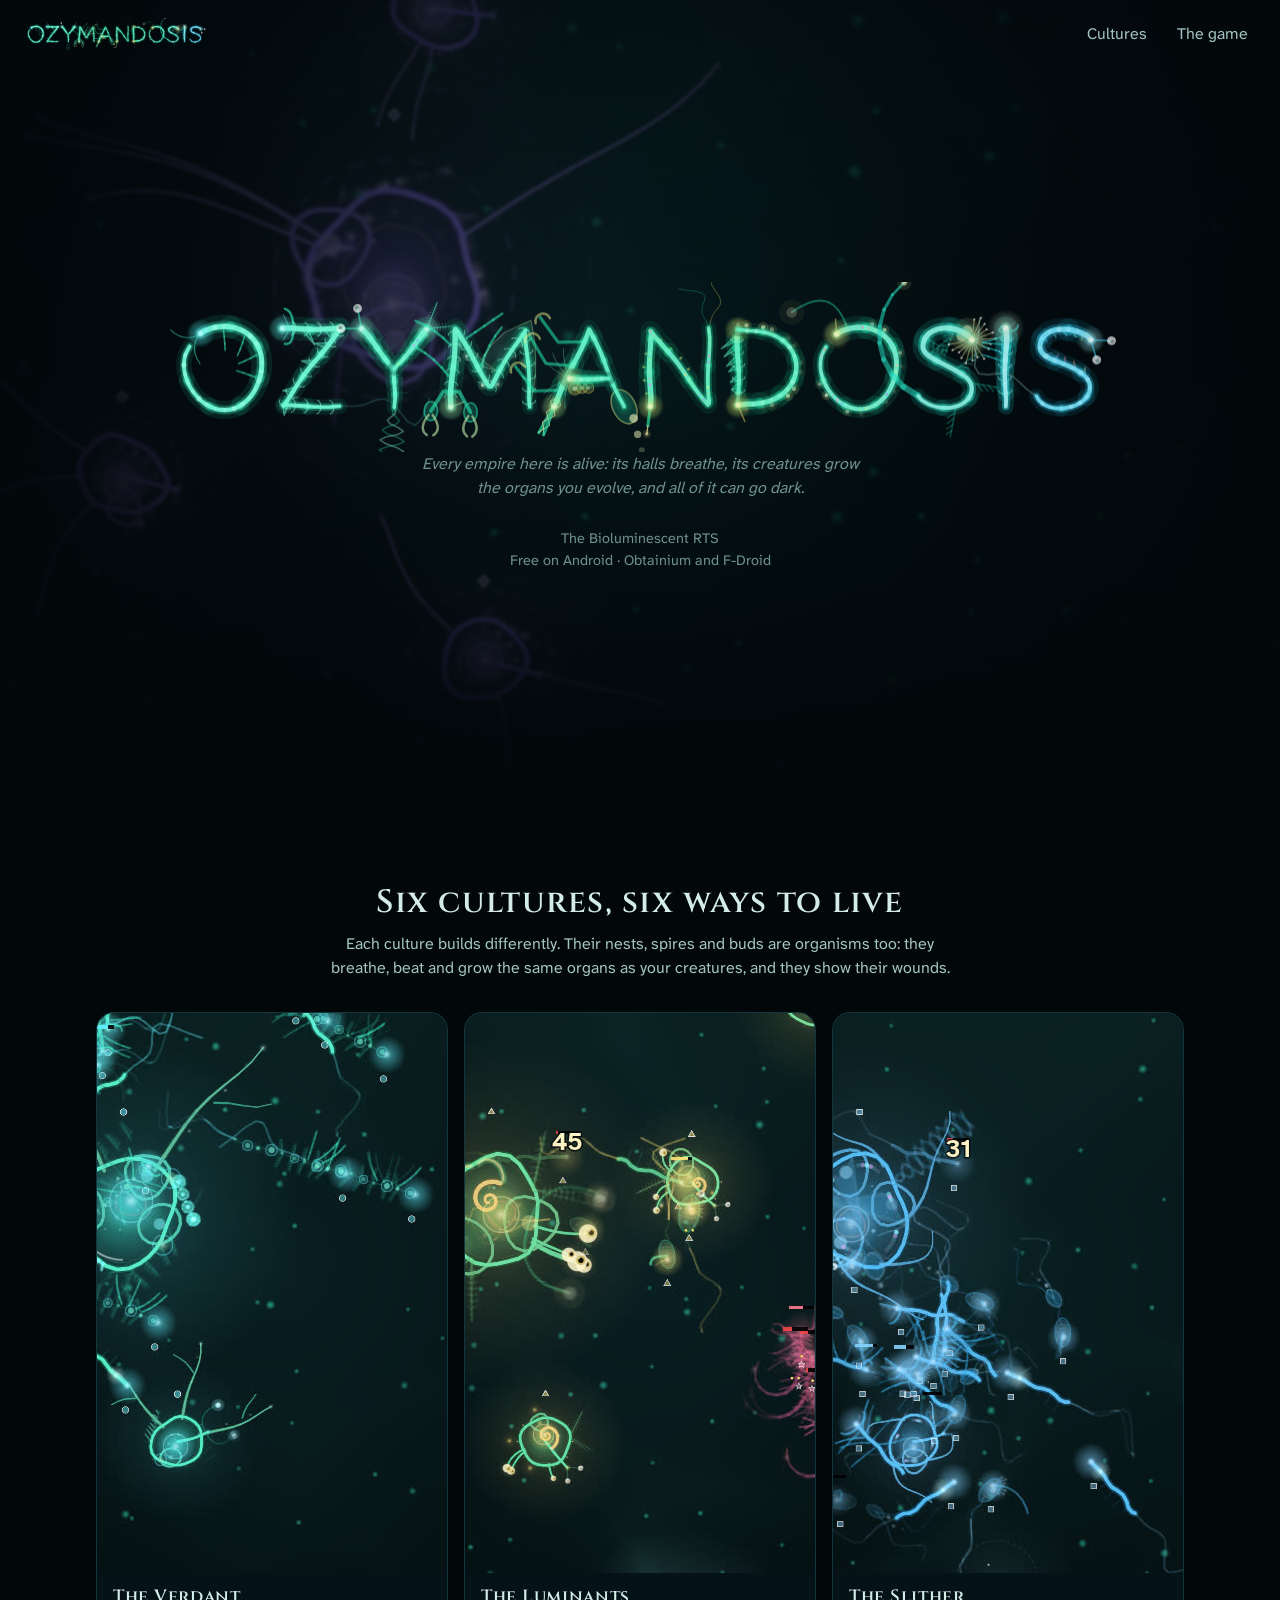
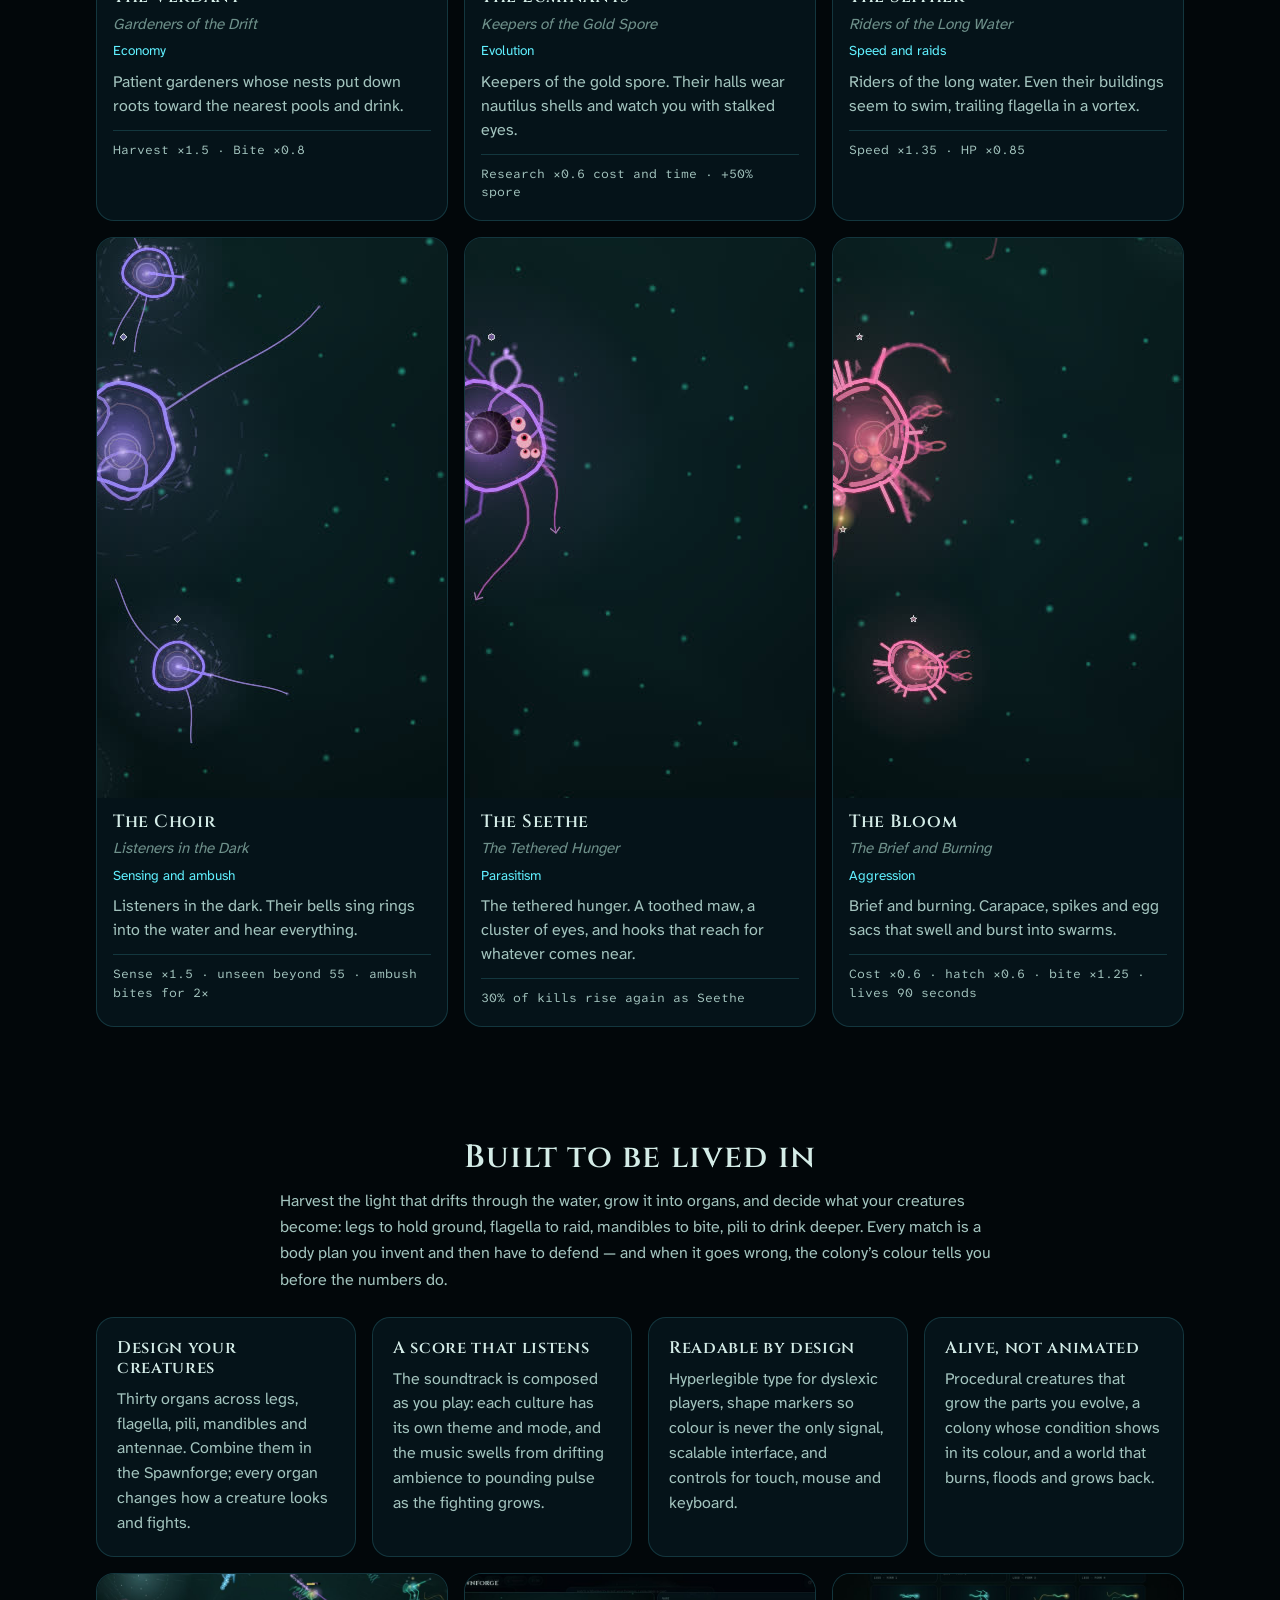
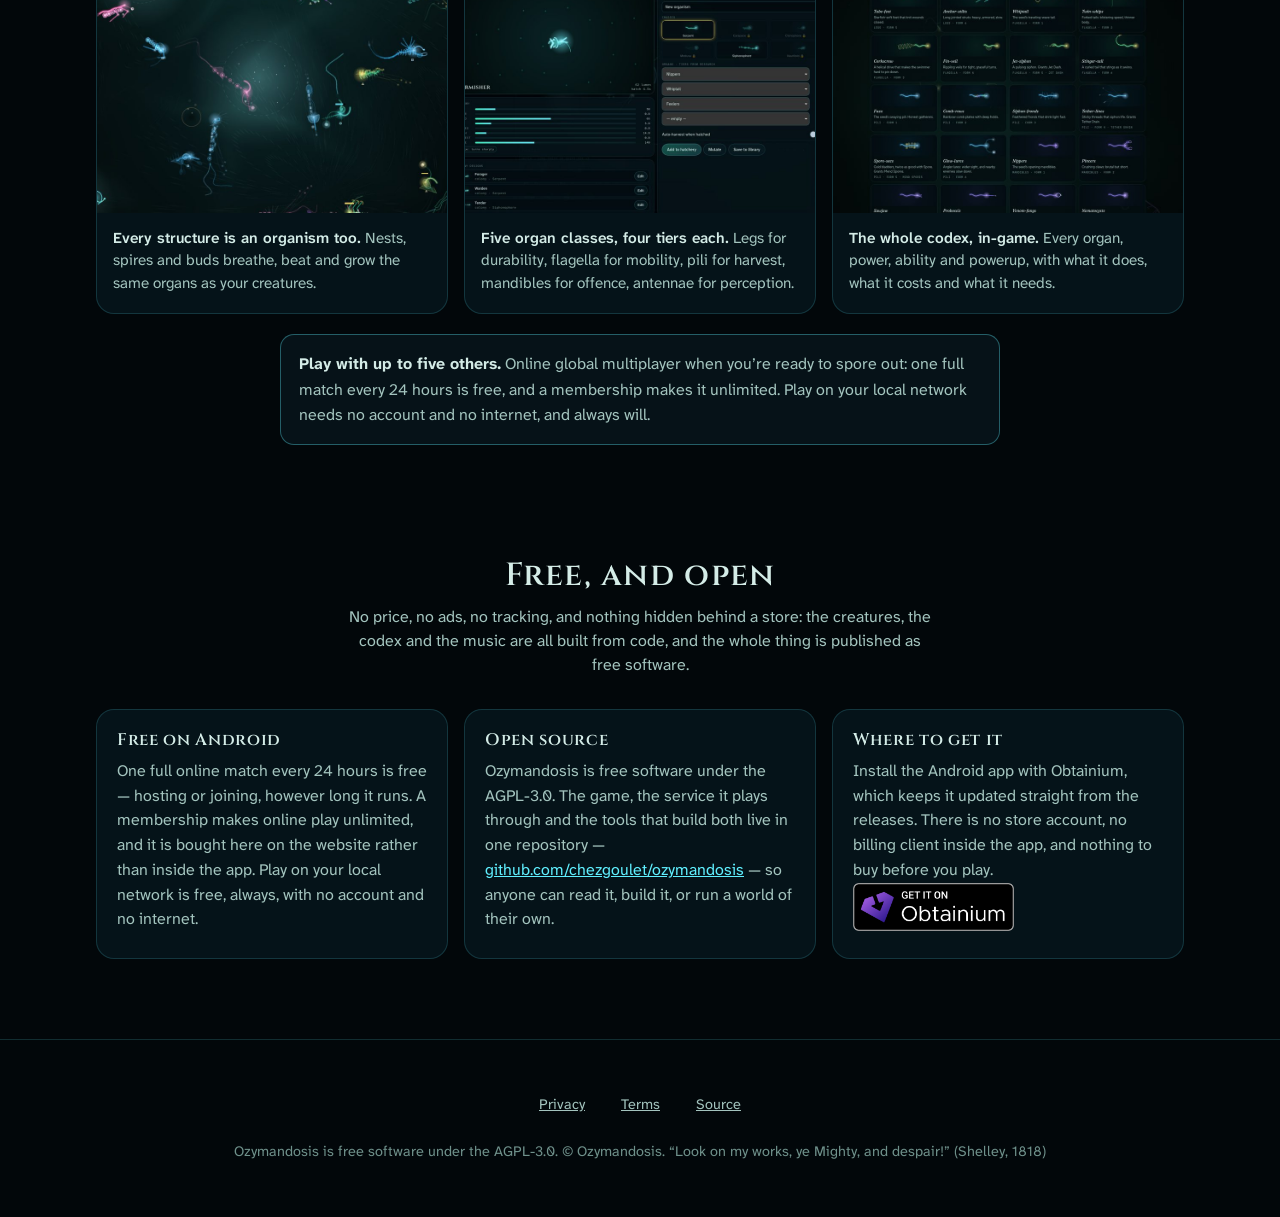
<file: index.html>
<!doctype html>
<html lang="en">
<head>
<meta charset="utf-8">
<meta name="viewport" content="width=device-width, initial-scale=1">
<meta name="theme-color" content="#02070a">
<title>Ozymandosis — a real-time strategy game of living light</title>
<meta name="description" content="A real-time strategy game of living light: grow a bioluminescent culture, evolve its creatures organ by organ. Free on Android via Obtainium and F-Droid.">
<link rel="canonical" href="https://ozymandosis.com/">
<meta property="og:type" content="website">
<meta property="og:site_name" content="Ozymandosis">
<meta property="og:locale" content="en">
<meta property="og:url" content="https://ozymandosis.com/">
<meta property="og:title" content="Ozymandosis — a real-time strategy game of living light">
<meta property="og:description" content="A real-time strategy game of living light: grow a bioluminescent culture, evolve its creatures organ by organ. Free on Android via Obtainium and F-Droid.">
<meta property="og:image" content="https://ozymandosis.com/img/og.jpg">
<meta property="og:image:width" content="1200">
<meta property="og:image:height" content="630">
<meta property="og:image:alt" content="The Ozymandosis title screen: a glowing wordmark over a dark bloom of creatures.">
<meta name="twitter:card" content="summary_large_image">
<meta name="twitter:title" content="Ozymandosis — a real-time strategy game of living light">
<meta name="twitter:description" content="A real-time strategy game of living light: grow a bioluminescent culture, evolve its creatures organ by organ. Free on Android via Obtainium and F-Droid.">
<meta name="twitter:image" content="https://ozymandosis.com/img/og.jpg">
<link rel="icon" href="/icon.svg" type="image/svg+xml">
<link rel="preload" href="/fonts/AtkinsonNext-normal.woff2" as="font" type="font/woff2" crossorigin>
<script type="application/ld+json">
{
  "@context": "https://schema.org",
  "@graph": [
    {
      "@type": "VideoGame",
      "@id": "https://ozymandosis.com/#game",
      "name": "Ozymandosis",
      "url": "https://ozymandosis.com/",
      "description": "A real-time strategy game of living light: grow a bioluminescent culture, evolve its creatures organ by organ. Free on Android via Obtainium and F-Droid.",
      "image": "https://ozymandosis.com/img/title.jpg",
      "genre": "Real-time strategy",
      "applicationCategory": "Game",
      "gamePlatform": [
        "Android",
        "iOS",
        "Android"
      ],
      "inLanguage": "en",
      "publisher": {
        "@id": "https://ozymandosis.com/#org"
      }
    },
    {
      "@type": "Organization",
      "@id": "https://ozymandosis.com/#org",
      "name": "Ozymandosis",
      "url": "https://ozymandosis.com/",
      "logo": "https://ozymandosis.com/icon.svg"
    },
    {
      "@type": "WebSite",
      "@id": "https://ozymandosis.com/#site",
      "url": "https://ozymandosis.com/",
      "name": "Ozymandosis",
      "inLanguage": "en",
      "about": {
        "@id": "https://ozymandosis.com/#game"
      }
    }
  ]
}
</script>
<link rel="stylesheet" href="/ozy.css">
<link rel="stylesheet" href="/site.css">
</head>
<body>
<nav class="site" aria-label="Site">
  <a class="mark" href="/" aria-label="Ozymandosis home"><canvas data-living-logo aria-hidden="true"></canvas><span class="sr-only">Ozymandosis</span></a>
  <div class="links"><a href="#cultures">Cultures</a><a href="#world">The game</a></div>
</nav>
<header class="hero">
  <div>
    <h1 class="title-lockup hero-title"><canvas data-living-logo aria-hidden="true"></canvas><span class="sr-only">Ozymandosis</span></h1>
    <p class="verse">Every empire here is alive: its halls breathe, its creatures grow the organs you evolve, and all of it can go dark.</p>
    <p class="platforms" id="platforms">The Bioluminescent RTS<br>Free on Android · Obtainium and F-Droid</p>
  </div>
</header>

<section class="band" id="cultures">
  <h2>Six cultures, six ways to live</h2>
  <p class="intro">Each culture builds differently. Their nests, spires and buds are organisms too: they breathe, beat and grow the same organs as your creatures, and they show their wounds.</p>
  <div class="cultures">
    <article class="culture"><img src="/img/verdant.jpg" alt="A Verdant nucleus sending roots toward glowing pools" loading="lazy" decoding="async" width="820" height="560"><div class="tx"><h3>The Verdant</h3><p class="epithet">Gardeners of the Drift</p><p class="role">Economy</p><p>Patient gardeners whose nests put down roots toward the nearest pools and drink.</p><p class="rule">Harvest ×1.5 · Bite ×0.8</p></div></article>
    <article class="culture"><img src="/img/luminant.jpg" alt="A Luminant nucleus with a golden nautilus shell and eyes on stalks" loading="lazy" decoding="async" width="820" height="560"><div class="tx"><h3>The Luminants</h3><p class="epithet">Keepers of the Gold Spore</p><p class="role">Evolution</p><p>Keepers of the gold spore. Their halls wear nautilus shells and watch you with stalked eyes.</p><p class="rule">Research ×0.6 cost and time · +50% spore</p></div></article>
    <article class="culture"><img src="/img/current.jpg" alt="A Slither nucleus trailing a vortex of flagella" loading="lazy" decoding="async" width="820" height="560"><div class="tx"><h3>The Slither</h3><p class="epithet">Riders of the Long Water</p><p class="role">Speed and raids</p><p>Riders of the long water. Even their buildings seem to swim, trailing flagella in a vortex.</p><p class="rule">Speed ×1.35 · HP ×0.85</p></div></article>
    <article class="culture"><img src="/img/choir.jpg" alt="A Choir bell with long antennae and chasing lights" loading="lazy" decoding="async" width="820" height="560"><div class="tx"><h3>The Choir</h3><p class="epithet">Listeners in the Dark</p><p class="role">Sensing and ambush</p><p>Listeners in the dark. Their bells sing rings into the water and hear everything.</p><p class="rule">Sense ×1.5 · unseen beyond 55 · ambush bites for 2×</p></div></article>
    <article class="culture"><img src="/img/umbral.jpg" alt="A Seethe nucleus with a toothed maw, clustered eyes and hooked tethers" loading="lazy" decoding="async" width="820" height="560"><div class="tx"><h3>The Seethe</h3><p class="epithet">The Tethered Hunger</p><p class="role">Parasitism</p><p>The tethered hunger. A toothed maw, a cluster of eyes, and hooks that reach for whatever comes near.</p><p class="rule">30% of kills rise again as Seethe</p></div></article>
    <article class="culture"><img src="/img/bloom.jpg" alt="A Bloom nucleus armoured in plates and spikes, with egg sacs" loading="lazy" decoding="async" width="820" height="560"><div class="tx"><h3>The Bloom</h3><p class="epithet">The Brief and Burning</p><p class="role">Aggression</p><p>Brief and burning. Carapace, spikes and egg sacs that swell and burst into swarms.</p><p class="rule">Cost ×0.6 · hatch ×0.6 · bite ×1.25 · lives 90 seconds</p></div></article>
  </div>
</section>

<section class="band" id="world">
  <h2>Built to be lived in</h2>
    <p class="loop">Harvest the light that drifts through the water, grow it into organs, and decide what your creatures become: legs to hold ground, flagella to raid, mandibles to bite, pili to drink deeper. Every match is a body plan you invent and then have to defend — and when it goes wrong, the colony’s colour tells you before the numbers do.</p>
  <div class="pillars">
    <div class="pillar"><h3>Design your creatures</h3><p>Thirty organs across legs, flagella, pili, mandibles and antennae. Combine them in the Spawnforge; every organ changes how a creature looks and fights.</p></div>
    <div class="pillar"><h3>A score that listens</h3><p>The soundtrack is composed as you play: each culture has its own theme and mode, and the music swells from drifting ambience to pounding pulse as the fighting grows.</p></div>
    <div class="pillar"><h3>Readable by design</h3><p>Hyperlegible type for dyslexic players, shape markers so colour is never the only signal, scalable interface, and controls for touch, mouse and keyboard.</p></div>
    <div class="pillar"><h3>Alive, not animated</h3><p>Procedural creatures that grow the parts you evolve, a colony whose condition shows in its colour, and a world that burns, floods and grows back.</p></div>
  </div>
    <div class="figures">
      <figure class="figure"><img src="/img/world.jpg" alt="A colony in play: several glowing creatures with luminous trails around a bright nucleus" loading="lazy" decoding="async" width="820" height="560"><figcaption><b>Every structure is an organism too.</b> Nests, spires and buds breathe, beat and grow the same organs as your creatures.</figcaption></figure>
      <figure class="figure"><img src="/img/forge.jpg" alt="The Spawnforge: a creature diagram beside a list of organ slots and a library of saved designs" loading="lazy" decoding="async" width="820" height="560"><figcaption><b>Five organ classes, four tiers each.</b> Legs for durability, flagella for mobility, pili for harvest, mandibles for offence, antennae for perception.</figcaption></figure>
      <figure class="figure"><img src="/img/codex.jpg" alt="The organ codex: a grid of organ cards, each with a creature, its stats and its cost" loading="lazy" decoding="async" width="820" height="560"><figcaption><b>The whole codex, in-game.</b> Every organ, power, ability and powerup, with what it does, what it costs and what it needs.</figcaption></figure>
    </div>
    <p class="playwith"><b>Play with up to five others.</b> Online global multiplayer when you’re ready to spore out: one full match every 24 hours is free, and a membership makes it unlimited. Play on your local network needs no account and no internet, and always will.</p>
  </section>

<section class="band" id="open">
  <h2>Free, and open</h2>
  <p class="intro">No price, no ads, no tracking, and nothing hidden behind a store: the creatures, the codex and the music are all built from code, and the whole thing is published as free software.</p>
  <div class="pillars">
    <div class="pillar"><h3>Free on Android</h3><p>One full online match every 24 hours is free — hosting or joining, however long it runs. A membership makes online play unlimited, and it is bought here on the website rather than inside the app. Play on your local network is free, always, with no account and no internet.</p></div>
    <div class="pillar"><h3>Open source</h3><p>Ozymandosis is free software under the AGPL-3.0. The game, the service it plays through and the tools that build both live in one repository — <a href="https://github.com/chezgoulet/ozymandosis">github.com/chezgoulet/ozymandosis</a> — so anyone can read it, build it, or run a world of their own.</p></div>
    <div class="pillar"><h3>Where to get it</h3><p>Install the Android app with Obtainium, which keeps it updated straight from the releases. There is no store account, no billing client inside the app, and nothing to buy before you play.</p><p><a href="https://apps.obtainium.imranr.dev/redirect?r=obtainium://app/%7B%22id%22%3A%22com.ozymandosis.game%22%2C%22url%22%3A%22https%3A%2F%2Fgithub.com%2Fchezgoulet%2Fozymandosis%22%2C%22author%22%3A%22Christopher%20Goulet%22%2C%22name%22%3A%22Ozymandosis%22%7D"><img src="/img/badge_obtainium.png" alt="Get it on Obtainium" height="48"></a></p></div>
  </div>
</section>

<footer class="site">
  <p><a href="/privacy">Privacy</a><a href="/terms">Terms</a><a href="https://github.com/chezgoulet/ozymandosis">Source</a></p>
  <p>Ozymandosis is free software under the AGPL-3.0. © Ozymandosis. “Look on my works, ye Mighty, and despair!” (Shelley, 1818)</p>
</footer>
<script src="/living-logo.js" defer></script>
</body>
</html>
</file>
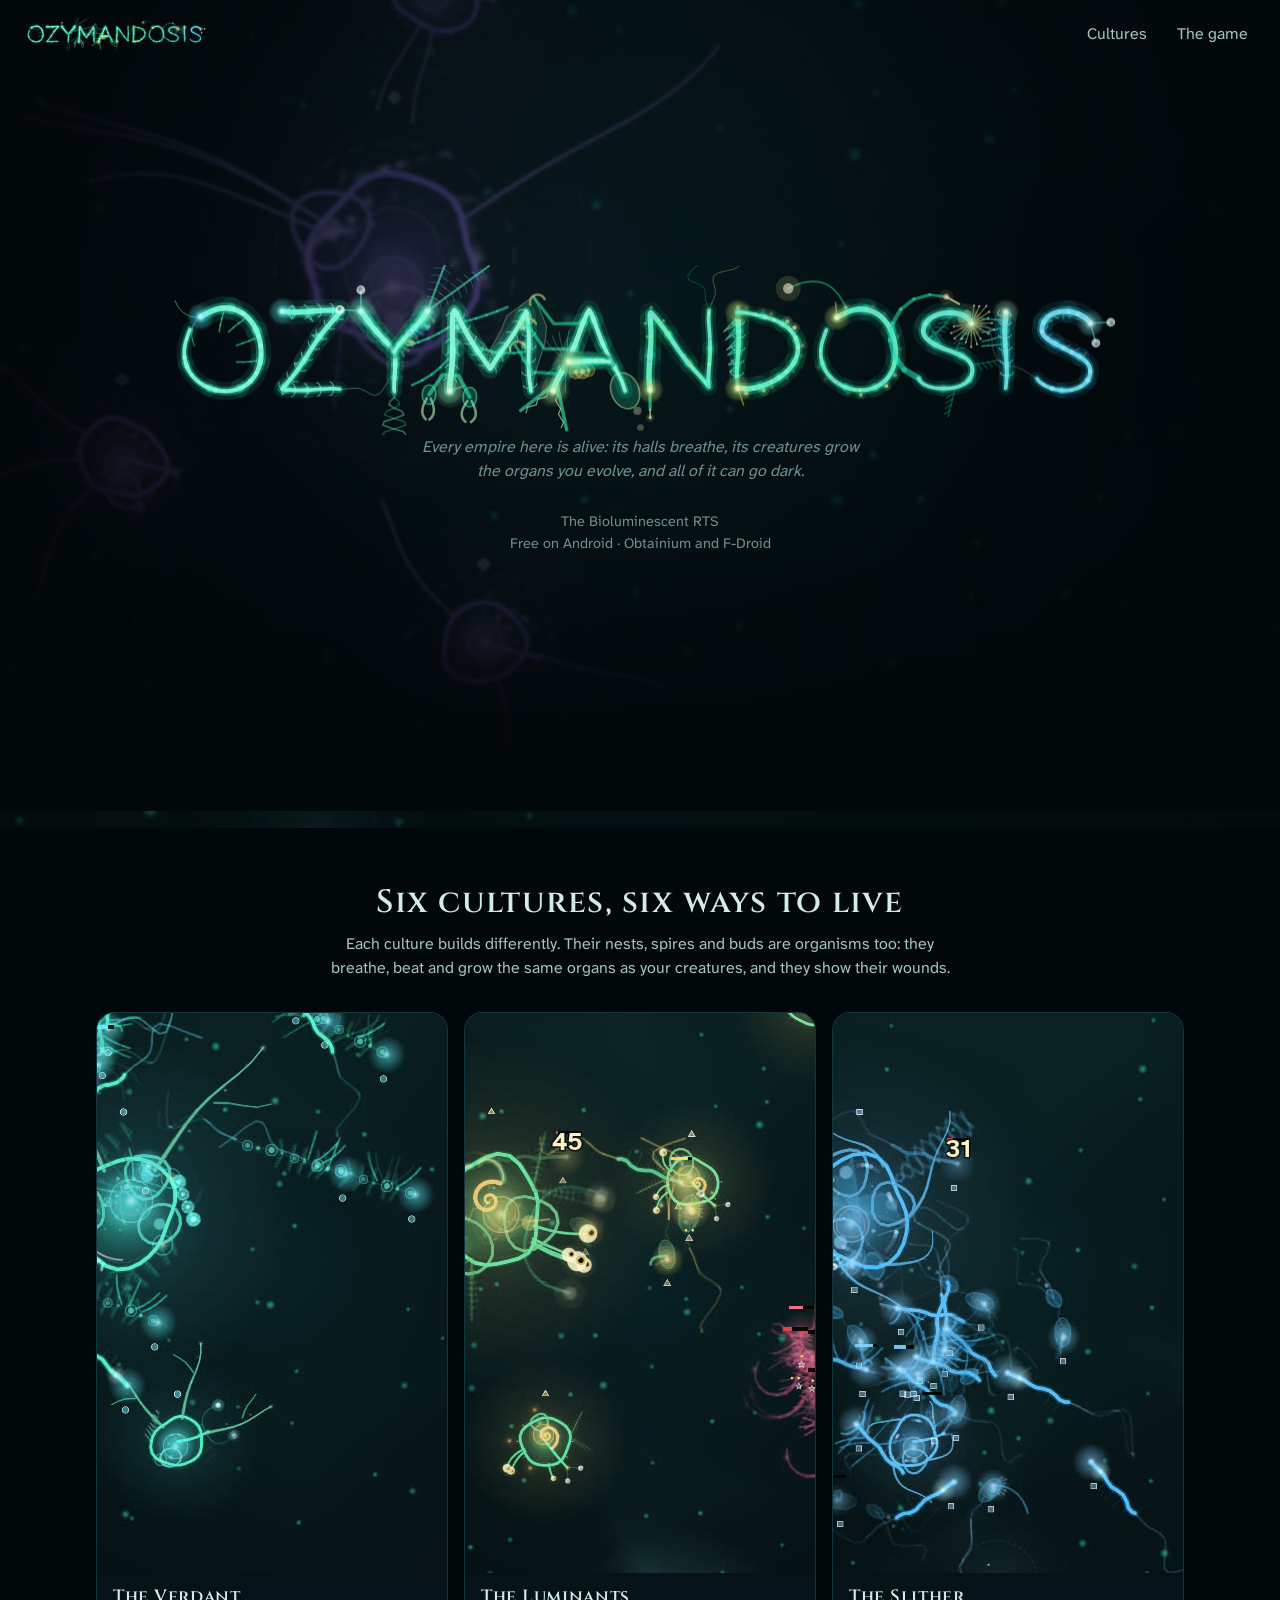
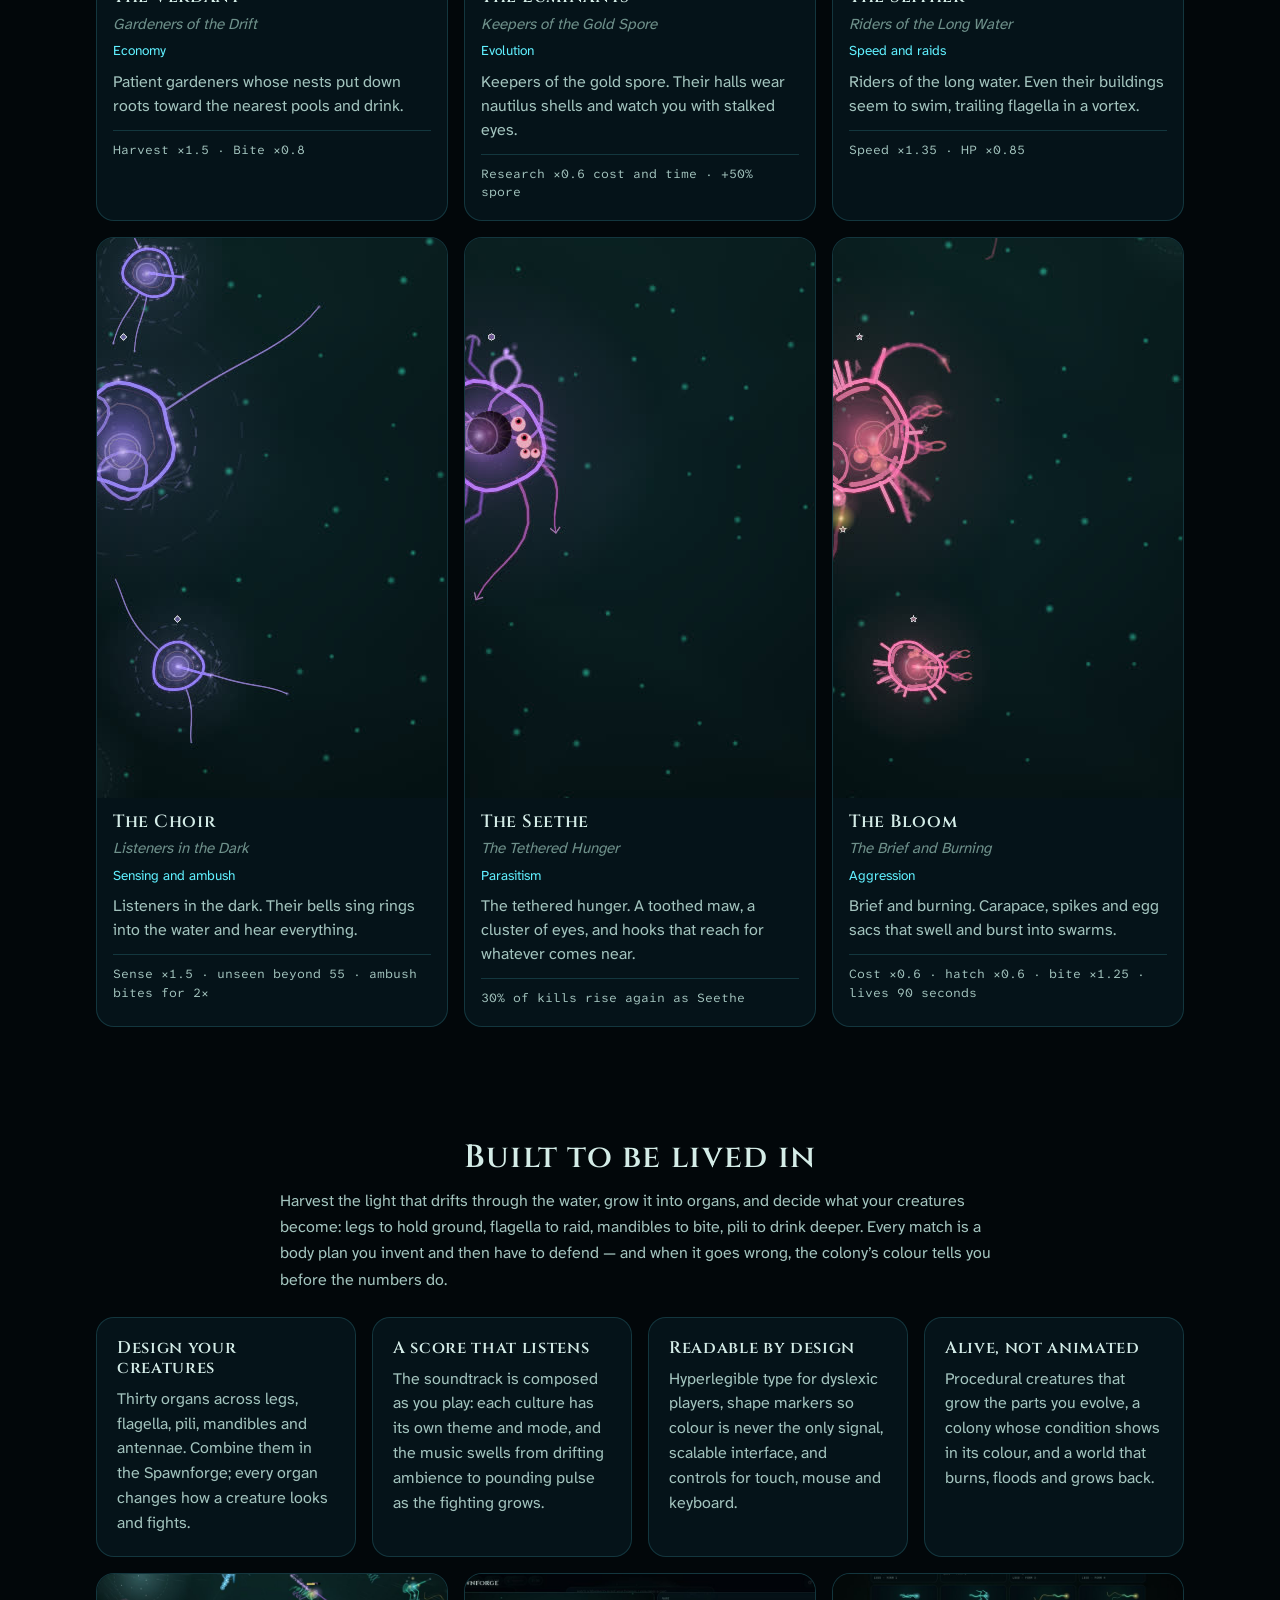
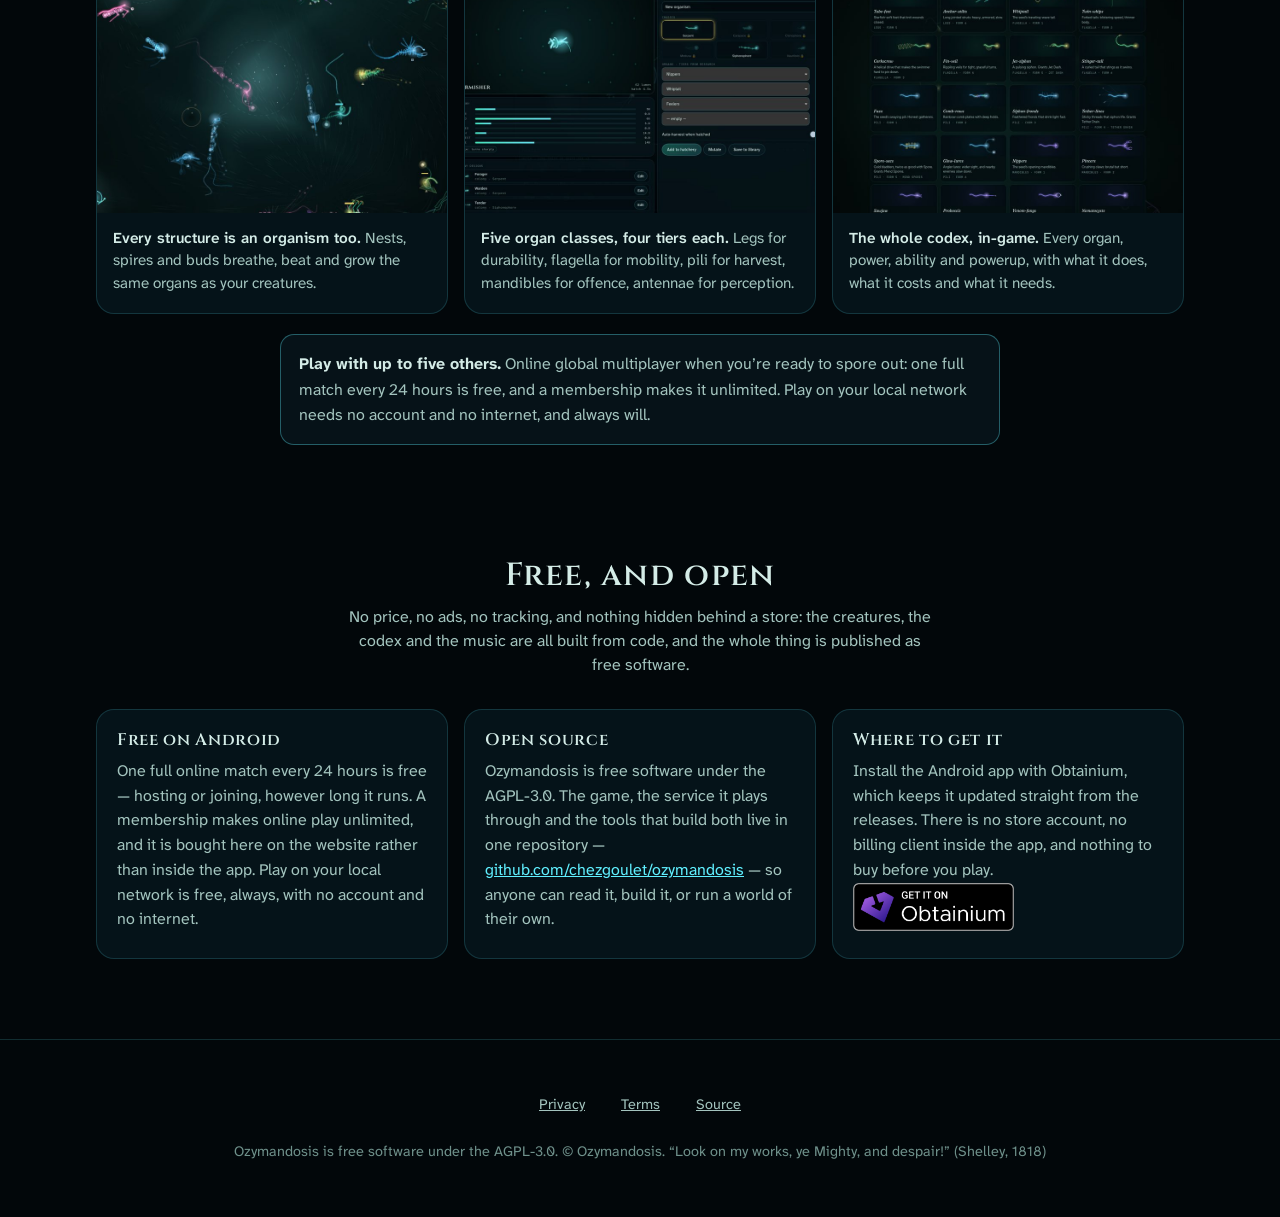
<file: play/index.html>
<!doctype html>
<html lang="en">
<head>
<meta charset="utf-8">
<meta name="viewport" content="width=device-width, initial-scale=1">
<title>Ozymandosis is an Android app</title>
<link rel="canonical" href="https://ozymandosis.com/#platforms">
<meta name="robots" content="noindex">
<meta http-equiv="refresh" content="4; url=/#platforms">
<style>
  body { margin: 0; background: #02070a; color: #d4ece7; font: 16px/1.65 system-ui, -apple-system, sans-serif;
         text-align: center; padding: 16vh 20px; }
  h1 { font-size: clamp(1.3rem, 4vw, 1.9rem); font-weight: 600; margin: 0 0 12px; }
  p { color: #9dbdb8; max-width: 44ch; margin: 0 auto 22px; }
  a { color: #60f0ff; }
  img { height: 48px; }
</style>
</head>
<body>
  <h1>There is no browser version</h1>
  <p>Ozymandosis is an open-source Android app. Obtainium installs it and keeps it updated straight from the releases.</p>
  <p><a href="/#platforms"><img src="/img/badge_obtainium.png" alt="Get it on Obtainium" height="48"></a></p>
  <p><a href="/#platforms">Continue to the download</a></p>
  <script>location.replace('/#platforms');</script>
</body>
</html>
</file>
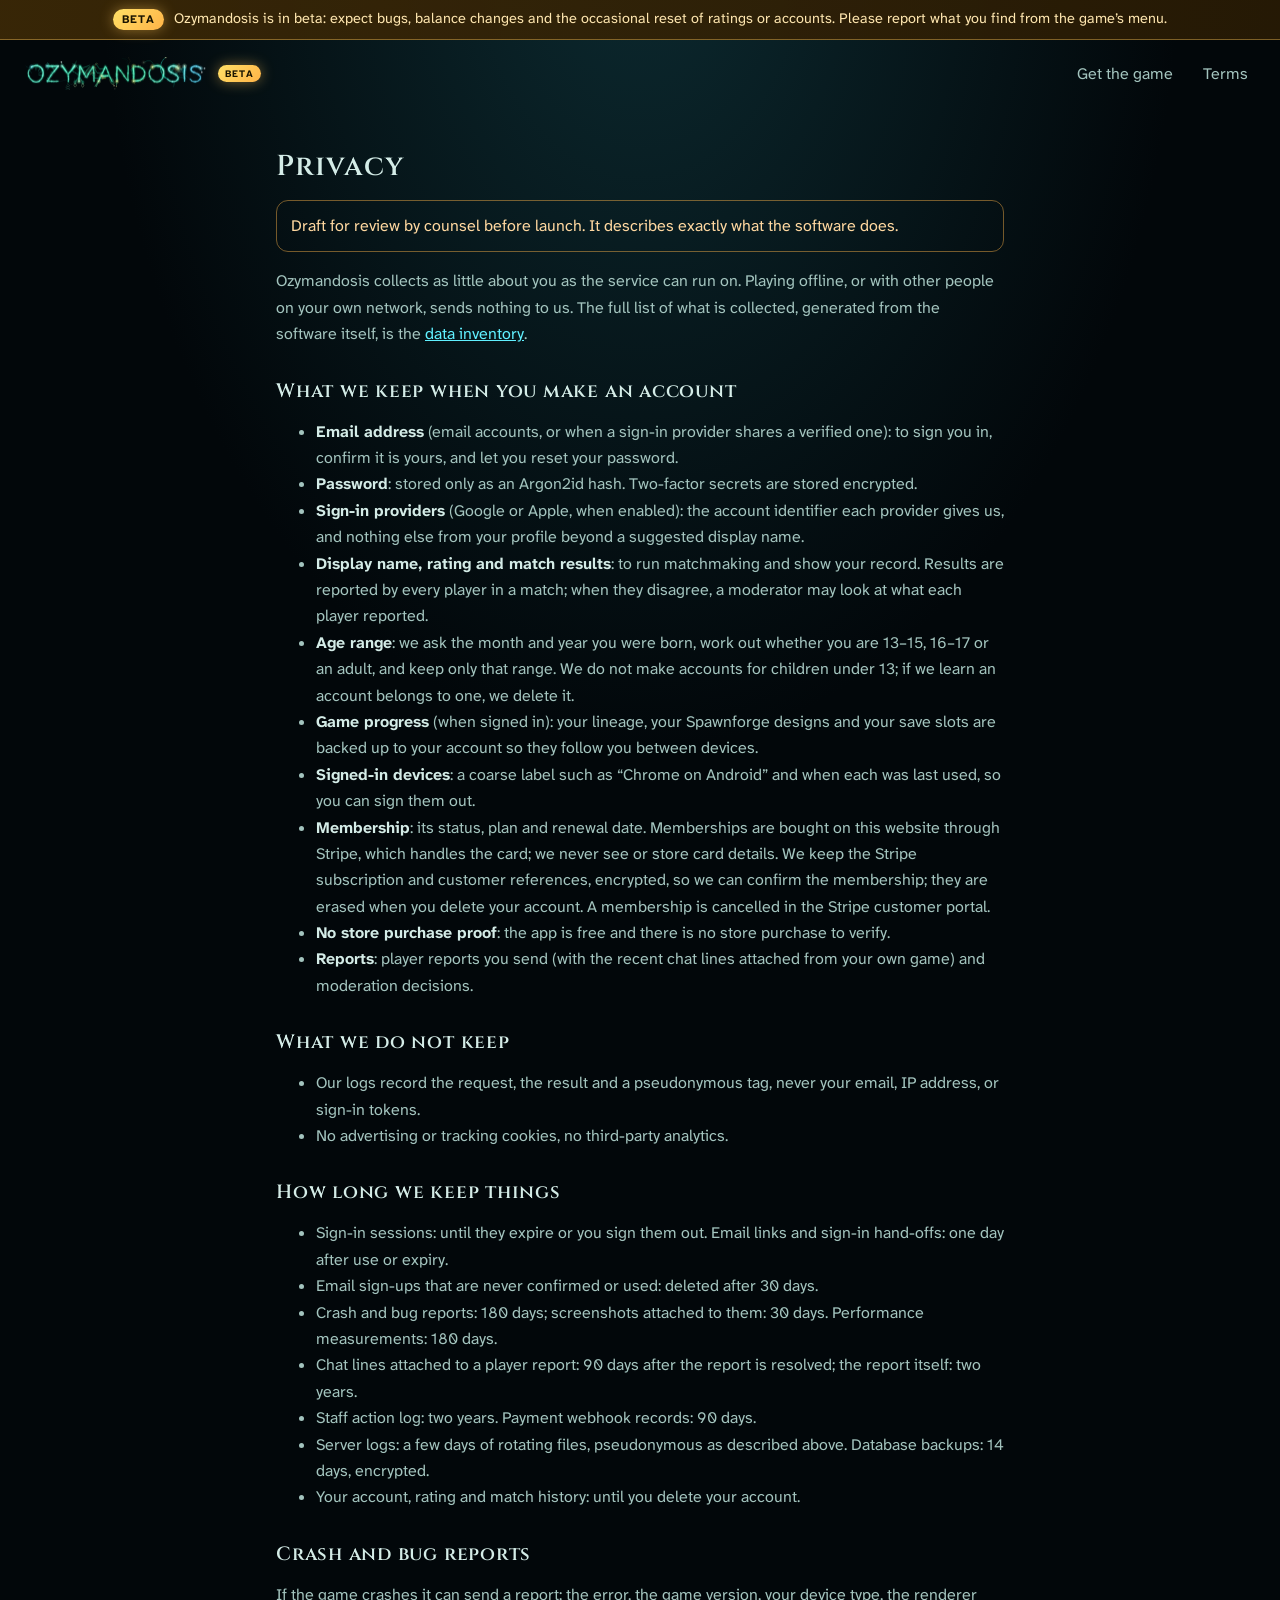
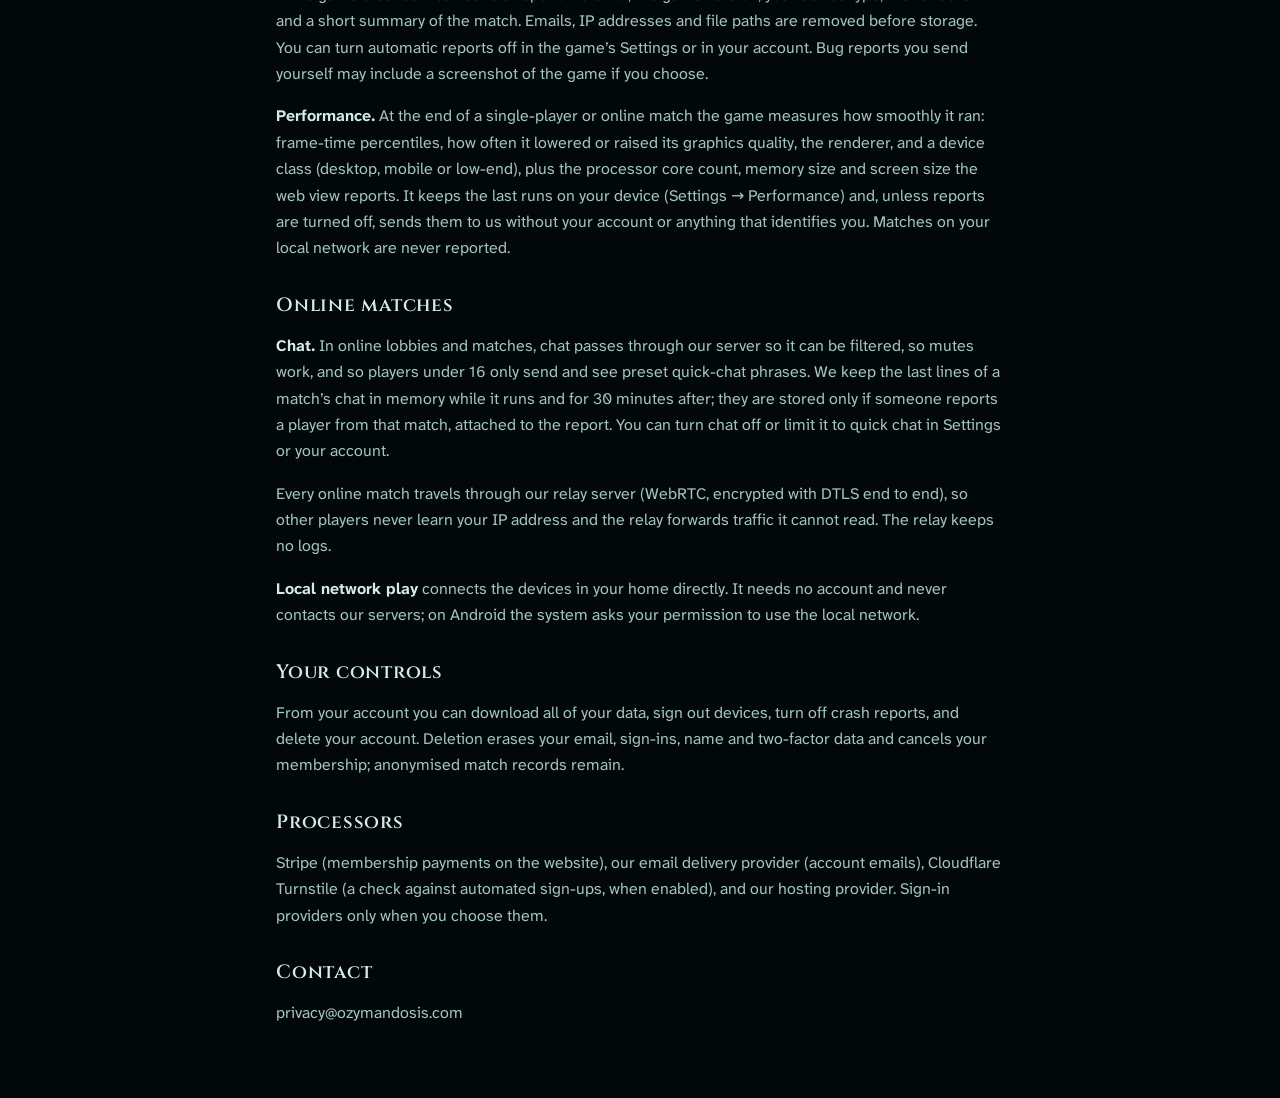
<file: privacy.html>
<!doctype html>
<html lang="en">
<head><meta charset="utf-8"><meta name="viewport" content="width=device-width, initial-scale=1"><title>Privacy — Ozymandosis</title><meta name="description" content="What Ozymandosis stores, why, and for how long.">
<link rel="canonical" href="https://ozymandosis.com/privacy">
<link rel="icon" href="/icon.svg" type="image/svg+xml">
<link rel="stylesheet" href="/ozy.css"><link rel="stylesheet" href="/site.css"></head>
<body>
<div class="beta-banner" role="note"><span class="beta-badge">Beta</span><span>Ozymandosis is in beta: expect bugs, balance changes and the occasional reset of ratings or accounts. Please report what you find from the game’s menu.</span></div>
<nav class="site"><a class="mark" href="/" aria-label="Ozymandosis home"><canvas data-living-logo aria-hidden="true"></canvas><span class="beta-badge">Beta</span></a><div class="links"><a href="/#platforms">Get the game</a><a href="/terms">Terms</a></div></nav>
<main class="doc">
<h1>Privacy</h1>
<p class="note">Draft for review by counsel before launch. It describes exactly what the software does.</p>
<p>Ozymandosis collects as little about you as the service can run on. Playing offline, or with other people on your own network, sends nothing to us. The full list of what is collected, generated from the software itself, is the <a href="https://github.com/chezgoulet/ozymandosis/blob/main/docs/DATA-INVENTORY.md">data inventory</a>.</p>
<h2>What we keep when you make an account</h2>
<ul>
<li><strong>Email address</strong> (email accounts, or when a sign-in provider shares a verified one): to sign you in, confirm it is yours, and let you reset your password.</li>
<li><strong>Password</strong>: stored only as an Argon2id hash. Two-factor secrets are stored encrypted.</li>
<li><strong>Sign-in providers</strong> (Google or Apple, when enabled): the account identifier each provider gives us, and nothing else from your profile beyond a suggested display name.</li>
<li><strong>Display name, rating and match results</strong>: to run matchmaking and show your record. Results are reported by every player in a match; when they disagree, a moderator may look at what each player reported.</li>
<li><strong>Age range</strong>: we ask the month and year you were born, work out whether you are 13–15, 16–17 or an adult, and keep only that range. We do not make accounts for children under 13; if we learn an account belongs to one, we delete it.</li>
<li><strong>Game progress</strong> (when signed in): your lineage, your Spawnforge designs and your save slots are backed up to your account so they follow you between devices.</li>
<li><strong>Signed-in devices</strong>: a coarse label such as “Chrome on Android” and when each was last used, so you can sign them out.</li>
<li><strong>Membership</strong>: its status, plan and renewal date. Memberships are bought on this website through Stripe, which handles the card; we never see or store card details. We keep the Stripe subscription and customer references, encrypted, so we can confirm the membership; they are erased when you delete your account. A membership is cancelled in the Stripe customer portal.</li>
<li><strong>No store purchase proof</strong>: the app is free and there is no store purchase to verify.</li>
<li><strong>Reports</strong>: player reports you send (with the recent chat lines attached from your own game) and moderation decisions.</li>
</ul>
<h2>What we do not keep</h2>
<ul><li>Our logs record the request, the result and a pseudonymous tag, never your email, IP address, or sign-in tokens.</li><li>No advertising or tracking cookies, no third-party analytics.</li></ul>
<h2>How long we keep things</h2>
<ul>
<li>Sign-in sessions: until they expire or you sign them out. Email links and sign-in hand-offs: one day after use or expiry.</li>
<li>Email sign-ups that are never confirmed or used: deleted after 30 days.</li>
<li>Crash and bug reports: 180 days; screenshots attached to them: 30 days. Performance measurements: 180 days.</li>
<li>Chat lines attached to a player report: 90 days after the report is resolved; the report itself: two years.</li>
<li>Staff action log: two years. Payment webhook records: 90 days.</li>
<li>Server logs: a few days of rotating files, pseudonymous as described above. Database backups: 14 days, encrypted.</li>
<li>Your account, rating and match history: until you delete your account.</li>
</ul>
<h2>Crash and bug reports</h2>
<p>If the game crashes it can send a report: the error, the game version, your device type, the renderer and a short summary of the match. Emails, IP addresses and file paths are removed before storage. You can turn automatic reports off in the game’s Settings or in your account. Bug reports you send yourself may include a screenshot of the game if you choose.</p>
<p><strong>Performance.</strong> At the end of a single-player or online match the game measures how smoothly it ran: frame-time percentiles, how often it lowered or raised its graphics quality, the renderer, and a device class (desktop, mobile or low-end), plus the processor core count, memory size and screen size the web view reports. It keeps the last runs on your device (Settings → Performance) and, unless reports are turned off, sends them to us without your account or anything that identifies you. Matches on your local network are never reported.</p>
<h2>Online matches</h2>
<p><strong>Chat.</strong> In online lobbies and matches, chat passes through our server so it can be filtered, so mutes work, and so players under 16 only send and see preset quick-chat phrases. We keep the last lines of a match’s chat in memory while it runs and for 30 minutes after; they are stored only if someone reports a player from that match, attached to the report. You can turn chat off or limit it to quick chat in Settings or your account.</p>
<p>Every online match travels through our relay server (WebRTC, encrypted with DTLS end to end), so other players never learn your IP address and the relay forwards traffic it cannot read. The relay keeps no logs.</p>
<p><strong>Local network play</strong> connects the devices in your home directly. It needs no account and never contacts our servers; on Android the system asks your permission to use the local network.</p>
<h2>Your controls</h2>
<p>From your account you can download all of your data, sign out devices, turn off crash reports, and delete your account. Deletion erases your email, sign-ins, name and two-factor data and cancels your membership; anonymised match records remain.</p>
<h2>Processors</h2>
<p>Stripe (membership payments on the website), our email delivery provider (account emails), Cloudflare Turnstile (a check against automated sign-ups, when enabled), and our hosting provider. Sign-in providers only when you choose them.</p>
<h2>Contact</h2>
<p>privacy@ozymandosis.com</p>
</main>
<script src="/living-logo.js" defer></script>
</body>
</html>
</file>
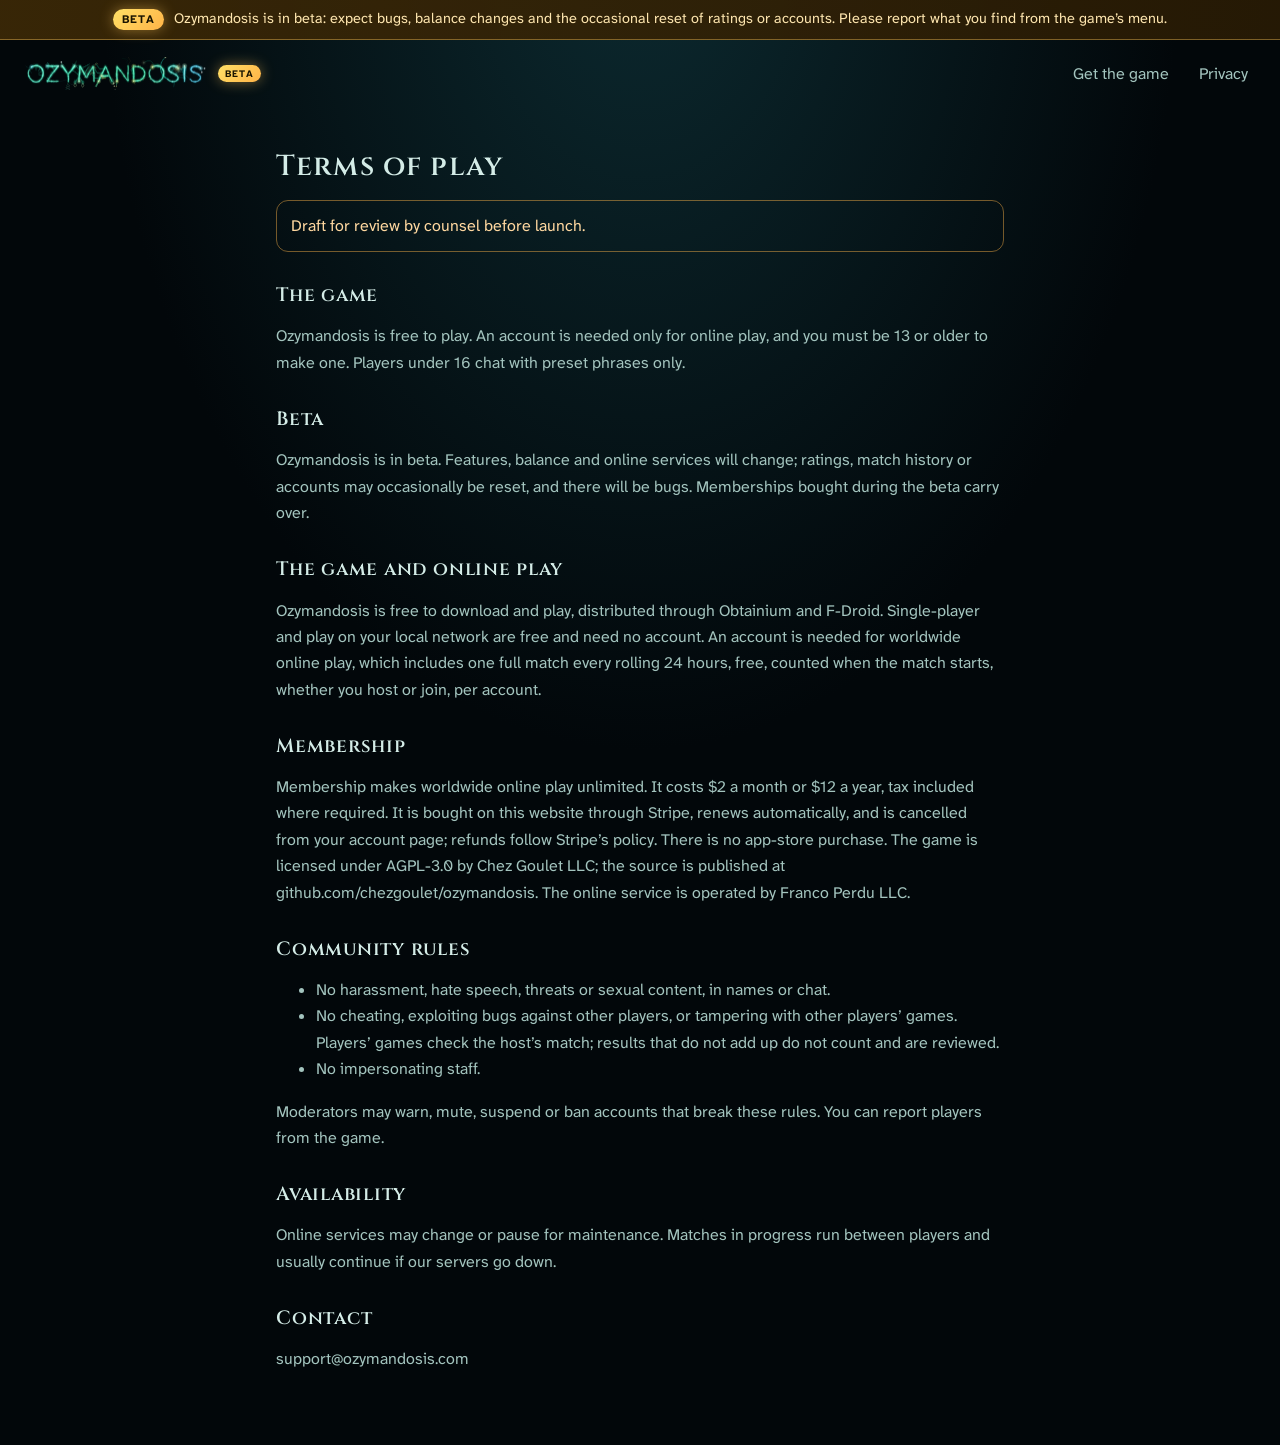
<file: terms.html>
<!doctype html>
<html lang="en">
<head><meta charset="utf-8"><meta name="viewport" content="width=device-width, initial-scale=1"><title>Terms — Ozymandosis</title><meta name="description" content="The terms you agree to when you play Ozymandosis.">
<link rel="canonical" href="https://ozymandosis.com/terms">
<link rel="icon" href="/icon.svg" type="image/svg+xml">
<link rel="stylesheet" href="/ozy.css"><link rel="stylesheet" href="/site.css"></head>
<body>
<div class="beta-banner" role="note"><span class="beta-badge">Beta</span><span>Ozymandosis is in beta: expect bugs, balance changes and the occasional reset of ratings or accounts. Please report what you find from the game’s menu.</span></div>
<nav class="site"><a class="mark" href="/" aria-label="Ozymandosis home"><canvas data-living-logo aria-hidden="true"></canvas><span class="beta-badge">Beta</span></a><div class="links"><a href="/#platforms">Get the game</a><a href="/privacy">Privacy</a></div></nav>
<main class="doc">
<h1>Terms of play</h1>
<p class="note">Draft for review by counsel before launch.</p>
<h2>The game</h2><p>Ozymandosis is free to play. An account is needed only for online play, and you must be 13 or older to make one. Players under 16 chat with preset phrases only.</p>
<h2>Beta</h2><p>Ozymandosis is in beta. Features, balance and online services will change; ratings, match history or accounts may occasionally be reset, and there will be bugs. Memberships bought during the beta carry over.</p>
<h2>The game and online play</h2><p>Ozymandosis is free to download and play, distributed through Obtainium and F-Droid. Single-player and play on your local network are free and need no account. An account is needed for worldwide online play, which includes one full match every rolling 24 hours, free, counted when the match starts, whether you host or join, per account.</p><h2>Membership</h2><p>Membership makes worldwide online play unlimited. It costs $2 a month or $12 a year, tax included where required. It is bought on this website through Stripe, renews automatically, and is cancelled from your account page; refunds follow Stripe’s policy. There is no app-store purchase. The game is licensed under AGPL-3.0 by Chez Goulet LLC; the source is published at github.com/chezgoulet/ozymandosis. The online service is operated by Franco Perdu LLC.</p>
<h2>Community rules</h2><ul><li>No harassment, hate speech, threats or sexual content, in names or chat.</li><li>No cheating, exploiting bugs against other players, or tampering with other players’ games. Players’ games check the host’s match; results that do not add up do not count and are reviewed.</li><li>No impersonating staff.</li></ul>
<p>Moderators may warn, mute, suspend or ban accounts that break these rules. You can report players from the game.</p>
<h2>Availability</h2><p>Online services may change or pause for maintenance. Matches in progress run between players and usually continue if our servers go down.</p>
<h2>Contact</h2><p>support@ozymandosis.com</p>
</main>
<script src="/living-logo.js" defer></script>
</body>
</html>
</file>
<file: ozy.css>
/* Shared look for the account portal and the admin console: the game's abyss, legible type. */
@font-face { font-family: 'Atkinson Hyperlegible Next'; font-weight: 200 800; font-display: swap; src: url(/fonts/AtkinsonNext-normal.woff2) format('woff2'); }
@font-face { font-family: 'Atkinson Hyperlegible Mono'; font-weight: 200 800; font-display: swap; src: url(/fonts/AtkinsonMono-normal.woff2) format('woff2'); }
@font-face { font-family: 'Cinzel'; font-weight: 400 900; font-display: swap; src: url(/fonts/Cinzel-normal.woff2) format('woff2'); }
@font-face { font-family: 'Cinzel Decorative'; font-weight: 700; font-display: swap; src: url(/fonts/CinzelDecorative-700.woff2) format('woff2'); }
:root {
  --abyss: #02070a; --panel: rgba(6, 22, 28, .86); --panel-2: #0a1c22; --ink: #d4ece7; --ink-soft: #a3c4be; --ink-dim: #6f918b;
  --line: rgba(96, 240, 255, .16); --line-2: rgba(96, 240, 255, .34); --accent: #60f0ff; --verdant: #38f8c8; --gold: #ffe066; --danger: #ff7a7a; --warn: #ffb347;
  --display: 'Cinzel', 'Times New Roman', serif; --body: 'Atkinson Hyperlegible Next', system-ui, sans-serif; --mono: 'Atkinson Hyperlegible Mono', ui-monospace, monospace;
  color-scheme: dark;
}
* { box-sizing: border-box; }
html, body { margin: 0; min-height: 100%; background: radial-gradient(ellipse at 50% -10%, #0c2a30 0%, var(--abyss) 60%) fixed, var(--abyss); color: var(--ink); font: 16px/1.5 var(--body); }
a { color: var(--accent); }
h1, h2, h3 { font-family: var(--display); font-weight: 600; letter-spacing: .04em; line-height: 1.2; margin: 0 0 .5em; text-wrap: balance; }
h1 { font-size: 1.6rem; } h2 { font-size: 1.2rem; } h3 { font-size: 1rem; }
.logo { font-family: 'Cinzel Decorative', var(--display); font-weight: 700; font-size: clamp(1.6rem, 7vw, 2.4rem); letter-spacing: .03em; text-align: center; margin: 28px 0 4px;
  background: linear-gradient(100deg, #bffcf0, #60f0ff 35%, #b090ff 65%, #ffa0d8 85%, #ffe066); -webkit-background-clip: text; background-clip: text; color: transparent; }
.sub { text-align: center; color: var(--ink-soft); margin: 0 0 24px; }
.wrap { max-width: 560px; margin: 0 auto; padding: 0 16px 48px; }
.card { background: var(--panel); border: 1px solid var(--line); border-radius: 18px; padding: 20px; margin-bottom: 16px; backdrop-filter: blur(8px); }
label { display: block; font-size: .85rem; color: var(--ink-soft); margin: 12px 0 6px; }
input, select, textarea { width: 100%; font: inherit; color: inherit; background: rgba(0, 8, 12, .7); border: 1px solid var(--line-2); border-radius: 10px; padding: 10px 12px; min-height: 44px; }
input:focus, select:focus, textarea:focus { outline: 2px solid var(--accent); outline-offset: 1px; }
.btn { display: inline-flex; align-items: center; justify-content: center; gap: 8px; min-height: 44px; padding: 10px 18px; border-radius: 999px; border: 1px solid var(--line-2);
  background: rgba(10, 30, 38, .8); color: var(--ink); font: 600 .95rem var(--body); cursor: pointer; text-decoration: none; text-align: center; line-height: 1.2; }
.btn:hover { border-color: var(--accent); }
.btn:focus-visible { outline: 2px solid var(--accent); outline-offset: 2px; }
.btn.primary { background: linear-gradient(135deg, rgba(56, 248, 200, .3), rgba(96, 240, 255, .2)); border-color: rgba(96, 240, 255, .6); }
.btn.danger { border-color: rgba(255, 122, 122, .55); color: #ffc0c0; }
.btn.small { min-height: 34px; padding: 6px 12px; font-size: .85rem; }
.btn[disabled] { opacity: .45; pointer-events: none; }
.btn.block { width: 100%; }
.row { display: flex; gap: 10px; flex-wrap: wrap; align-items: center; }
.stack > * + * { margin-top: 10px; }
.muted { color: var(--ink-dim); } .soft { color: var(--ink-soft); }
.mono { font-family: var(--mono); font-size: .88em; }
.msg { padding: 10px 14px; border-radius: 12px; margin: 12px 0; border: 1px solid var(--line-2); background: rgba(6, 30, 34, .9); }
.msg.error { border-color: rgba(255, 122, 122, .55); background: rgba(40, 8, 10, .85); color: #ffd0d0; }
.msg.ok { border-color: rgba(56, 248, 200, .5); background: rgba(8, 34, 26, .9); }
.tabs { display: flex; gap: 6px; margin-bottom: 16px; }
.tabs button { flex: 1; }
.tabs button[aria-selected=true] { background: rgba(96, 240, 255, .16); border-color: var(--accent); }
.providers { display: grid; grid-template-columns: repeat(auto-fit, minmax(150px, 1fr)); gap: 8px; }
.or { display: flex; align-items: center; gap: 10px; color: var(--ink-dim); margin: 18px 0; font-size: .85rem; }
.or::before, .or::after { content: ''; flex: 1; height: 1px; background: var(--line); }
.kv { display: grid; grid-template-columns: auto 1fr; gap: 6px 16px; }
.kv dt { color: var(--ink-dim); } .kv dd { margin: 0; }
.pill { display: inline-block; padding: 2px 10px; border-radius: 999px; font-size: .8rem; border: 1px solid var(--line-2); white-space: nowrap; }
.pill.good { border-color: rgba(56, 248, 200, .6); color: var(--verdant); } .pill.warn { border-color: rgba(255, 179, 71, .6); color: var(--warn); } .pill.bad { border-color: rgba(255, 122, 122, .6); color: var(--danger); }
.codes { display: grid; grid-template-columns: repeat(2, 1fr); gap: 6px; font-family: var(--mono); }
.qr svg { width: 200px; height: 200px; display: block; margin: 12px auto; border-radius: 12px; }
.list { display: grid; gap: 8px; }
.item { display: flex; justify-content: space-between; align-items: center; gap: 12px; padding: 10px 12px; border: 1px solid var(--line); border-radius: 12px; }
.item > div { min-width: 0; }
footer { text-align: center; color: var(--ink-dim); font-size: .85rem; margin-top: 24px; }
[hidden] { display: none !important; }
@media (prefers-reduced-motion: reduce) { * { transition: none !important; } }

/* ── the living title, the beta badge and the beta notice (site, portal) ── */
.title-lockup { position: relative; display: block; margin: 0 auto; line-height: 0; }
canvas[data-living-logo] { display: block; width: 100%; aspect-ratio: 708 / 120; }
.title-lockup .sr-only, .sr-only { position: absolute; width: 1px; height: 1px; overflow: hidden; clip: rect(0 0 0 0); white-space: nowrap; }
.beta-badge { display: inline-flex; align-items: center; justify-content: center; font: 700 .72rem/1 var(--body); letter-spacing: .12em; text-transform: uppercase; color: #1a1400;
  background: linear-gradient(135deg, #ffe066, #ffb347); border-radius: 999px; padding: 5px 9px 4px; box-shadow: 0 0 14px rgba(255, 200, 90, .45); white-space: nowrap; }
.title-lockup .beta-badge { position: absolute; right: 1.5%; top: -2px; }
.hero .verse { margin-top: 14px; }
.beta-banner { position: relative; z-index: 5; display: flex; gap: 10px; align-items: center; justify-content: center; flex-wrap: wrap; text-align: center; padding: 9px 16px;
  background: linear-gradient(90deg, rgba(60, 40, 6, .92), rgba(40, 26, 4, .92)); border-bottom: 1px solid rgba(255, 200, 90, .4); color: #ffe7b0; font-size: .9rem; line-height: 1.4; }
.beta-banner a { color: #ffe066; }
.portal-title { width: min(100%, 560px); margin: 20px auto 0; }
.brand .beta-badge { font-size: .6rem; padding: 3px 7px 2px; vertical-align: middle; margin-left: 4px; }
</file>
<file: site.css>
/* ozymandosis.com — builds on ozy.css (tokens, type, buttons) */
body { overflow-x: hidden; }
.hero { position: relative; min-height: min(92vh, 860px); display: grid; place-items: center; text-align: center; padding: 72px 16px 56px; overflow: hidden; isolation: isolate; }
.hero::before { content: ''; position: absolute; inset: 0; z-index: -2; background: url(img/choir.jpg) center/cover no-repeat; opacity: .55; filter: blur(1.5px) saturate(1.15); transform: scale(1.06); }
.hero::after { content: ''; position: absolute; inset: 0; z-index: -1; background: radial-gradient(ellipse at 50% 40%, rgba(2, 7, 10, .2), rgba(2, 7, 10, .92) 72%), linear-gradient(to bottom, transparent 70%, var(--abyss)); }
.hero .logo { font-size: clamp(2.1rem, 9vw, 5rem); margin: 0; }
.hero .lede { font-family: var(--display); font-size: clamp(1rem, 2.6vw, 1.35rem); letter-spacing: .06em; color: var(--ink-soft); margin: 14px auto 8px; max-width: 34ch; text-wrap: balance; }
.hero .verse { font-style: italic; color: var(--ink-dim); max-width: 46ch; margin: 0 auto 28px; }
.hero .cta { display: flex; gap: 12px; justify-content: center; flex-wrap: wrap; }
.hero .cta .btn { min-width: 200px; min-height: 52px; font-size: 1.02rem; }
.platforms { margin-top: 18px; color: var(--ink-dim); font-size: .9rem; }
nav.site { position: absolute; top: 0; left: 0; right: 0; z-index: 2; display: flex; justify-content: space-between; align-items: center; padding: 14px 20px; }
nav.site .mark { font-family: 'Cinzel Decorative', var(--display); font-weight: 700; letter-spacing: .04em; color: var(--ink); text-decoration: none; }
nav.site .links { display: flex; gap: 6px; flex-wrap: wrap; }
nav.site .links a { color: var(--ink-soft); text-decoration: none; padding: 8px 12px; border-radius: 999px; }
nav.site .links a:hover { color: #fff; background: rgba(96, 240, 255, .08); }
section.band { max-width: 1120px; margin: 0 auto; padding: 56px 16px; }
section.band > h2 { font-size: clamp(1.4rem, 3.4vw, 2rem); text-align: center; margin-bottom: 10px; }
section.band > p.intro { text-align: center; color: var(--ink-soft); max-width: 62ch; margin: 0 auto 32px; text-wrap: pretty; }
.cultures { display: grid; grid-template-columns: repeat(auto-fill, minmax(300px, 1fr)); gap: 16px; }
.culture { background: var(--panel); border: 1px solid var(--line); border-radius: 18px; overflow: hidden; display: flex; flex-direction: column; }
.culture img { width: 100%; aspect-ratio: 820 / 560; object-fit: cover; display: block; background: #031015; }
.culture .tx { padding: 14px 16px 18px; }
.culture h3 { font-size: 1.1rem; margin: 0 0 4px; }
.culture .role { font-size: .85rem; color: var(--accent); margin: 0 0 8px; }
.culture p { margin: 0; color: var(--ink-soft); line-height: 1.5; }
.pillars { display: grid; grid-template-columns: repeat(auto-fit, minmax(240px, 1fr)); gap: 16px; }
.pillar { background: var(--panel); border: 1px solid var(--line); border-radius: 18px; padding: 20px; }
.pillar h3 { font-size: 1.05rem; }
.pillar p { margin: 0; color: var(--ink-soft); line-height: 1.55; }
.price { text-align: center; max-width: 560px; margin: 0 auto; }
.price .amount { font: 700 3rem/1 var(--body); margin: 8px 0; }
.price .amount small { font-size: 1rem; color: var(--ink-soft); font-weight: 500; }
.price ul { text-align: left; margin: 16px auto 24px; padding-left: 20px; color: var(--ink-soft); max-width: 420px; line-height: 1.7; }
footer.site { border-top: 1px solid var(--line); padding: 28px 16px 40px; text-align: center; color: var(--ink-dim); font-size: .9rem; }
footer.site a { color: var(--ink-soft); margin: 0 8px; }
.doc { max-width: 760px; margin: 0 auto; padding: 88px 16px 56px; line-height: 1.65; }
.doc h1 { font-size: 1.8rem; } .doc h2 { font-size: 1.2rem; margin-top: 32px; }
.doc p, .doc li { color: var(--ink-soft); } .doc strong { color: var(--ink); }
.doc .note { border: 1px solid rgba(255, 179, 71, .45); border-radius: 12px; padding: 12px 14px; color: #ffd8a0; }
@media (max-width: 560px) { nav.site .links a:not(:last-child) { display: none; } .hero .cta .btn { min-width: 0; width: 100%; } }
/* living title placements */
.hero-title { width: min(94vw, 1000px); }
nav.site { top: auto; position: absolute; }
nav.site .mark { display: inline-flex; align-items: center; gap: 8px; }
nav.site .mark canvas { width: 190px; }
nav.site .mark .beta-badge { font-size: .62rem; padding: 4px 7px 3px; }
.beta-banner + nav.site { top: auto; }
.hero { padding-top: 96px; }
.doc { padding-top: 110px; }
@media (max-width: 560px) { nav.site .mark canvas { width: 150px; } }

/* --- the game in detail (2026-09-29): the cultures' own epithets and balance rules,
   a loop paragraph, and three figures taken from the game's own captures --- */
.culture .epithet { font-style: italic; color: var(--ink-dim); margin: 0 0 6px; font-size: .95rem; }
.culture .rule { font-family: var(--mono); font-size: .78rem; color: var(--ink-soft); margin: 12px 0 0;
  padding-top: 10px; border-top: 1px solid var(--line); }
.loop { max-width: 720px; margin: 0 auto 24px; color: var(--ink-soft); line-height: 1.65; }
.figures { display: grid; grid-template-columns: repeat(auto-fit, minmax(300px, 1fr)); gap: 16px; margin-top: 16px; }
.figure { background: var(--panel); border: 1px solid var(--line); border-radius: 18px; overflow: hidden; margin: 0; }
.figure img { width: 100%; height: auto; aspect-ratio: 820 / 560; object-fit: cover; display: block; background: #031015; }
/* height:auto matters: the HTML height attribute on these images otherwise wins over
   aspect-ratio, which portrait-crops a wide UI capture and cuts off the content */
.figure figcaption { padding: 14px 16px 18px; color: var(--ink-soft); line-height: 1.5; font-size: .95rem; }
.figure figcaption b { color: var(--ink); font-weight: 600; }
.playwith { max-width: 720px; margin: 20px auto 0; padding: 16px 18px; border: 1px solid var(--line-2);
  border-radius: 14px; background: rgba(10, 30, 38, .5); color: var(--ink-soft); line-height: 1.6; }
.playwith b { color: var(--ink); }
footer.site a { display: inline-flex; align-items: center; min-height: 44px; padding: 0 10px; }
@media (max-width: 560px) {
  /* One card per swipe. Six stacked cards measured 4,605px — 71% of the phone page. */
  .cultures { display: flex; overflow-x: auto; scroll-snap-type: x mandatory;
    -webkit-overflow-scrolling: touch; gap: 12px; scrollbar-width: none; padding-bottom: 4px; }
  .cultures::-webkit-scrollbar { display: none; }
  .culture { flex: 0 0 84%; scroll-snap-align: center; }
  .culture p { font-size: .95rem; }
}

/* the store badge under the hero copy */
.hero .badge-row { margin: 26px 0 0; }
.badge-row img { display: inline-block; }
</file>
